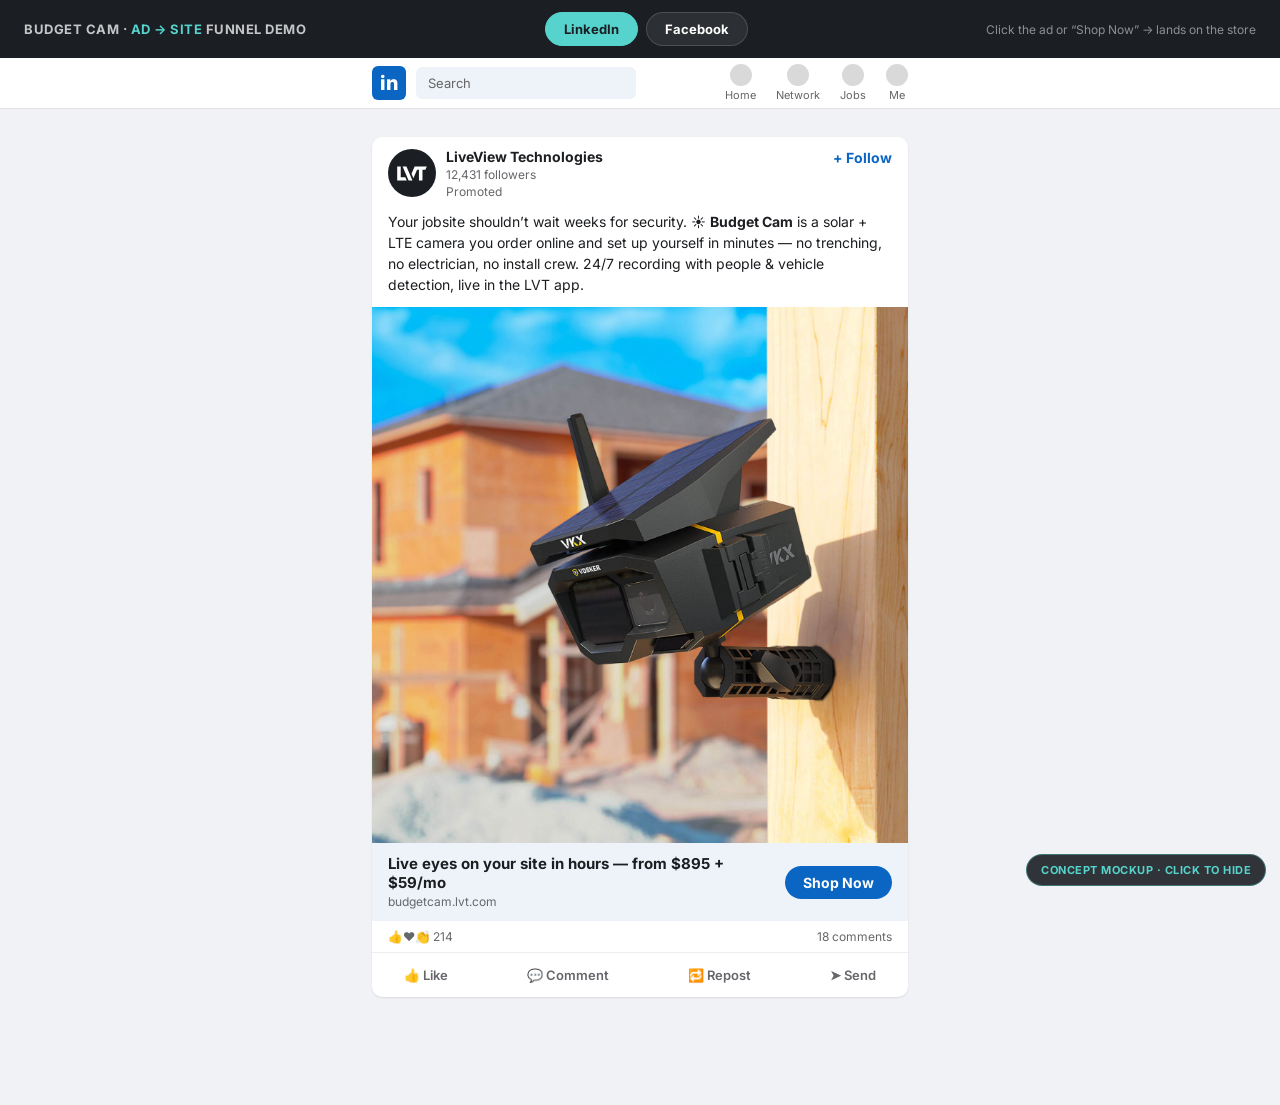
<file: ads.html>
<!DOCTYPE html>
<html lang="en">
<head>
  <meta charset="UTF-8">
  <meta name="viewport" content="width=device-width, initial-scale=1.0">
  <title>Budget Cam — Ad Concepts (Demo)</title>
  <style>
    @import url('https://fonts.googleapis.com/css2?family=Inter:wght@400;500;600;700;800&display=swap');
    * { margin: 0; padding: 0; box-sizing: border-box; }
    body {
      font-family: "Inter", -apple-system, BlinkMacSystemFont, "Segoe UI", Roboto, Helvetica, Arial, sans-serif;
      background: #f0f2f5;
      color: #1c1e21;
      min-height: 100vh;
      padding-bottom: 80px;
    }
    a { text-decoration: none; color: inherit; }

    /* ---- Demo control bar ---- */
    .demo-bar {
      position: sticky; top: 0; z-index: 100;
      background: #1b1e23; color: #fff;
      display: flex; align-items: center; justify-content: space-between; gap: 16px;
      padding: 12px 24px; flex-wrap: wrap;
    }
    .demo-bar .title { font-size: 13px; font-weight: 700; letter-spacing: 0.5px; text-transform: uppercase; color: rgba(255,255,255,0.75); }
    .demo-bar .title b { color: #56d3cc; }
    .tabs { display: flex; gap: 8px; }
    .tab {
      padding: 8px 18px; border-radius: 999px; font-size: 13px; font-weight: 700;
      background: rgba(255,255,255,0.08); color: #fff; border: 1px solid rgba(255,255,255,0.15);
      cursor: pointer; transition: all 0.2s ease;
    }
    .tab.active { background: #56d3cc; color: #1b1e23; border-color: #56d3cc; }
    .hint { font-size: 12px; color: rgba(255,255,255,0.5); }

    .stage { max-width: 560px; margin: 28px auto; padding: 0 12px; }
    .view { display: none; }
    .view.active { display: block; }

    /* ============ SHARED CARD ============ */
    .card { background: #fff; border-radius: 10px; box-shadow: 0 1px 2px rgba(0,0,0,0.1); margin-bottom: 18px; overflow: hidden; }
    .ad-img { width: 100%; display: block; cursor: pointer; background:#111; }
    .avatar {
      width: 48px; height: 48px; border-radius: 50%; background: #1b1e23;
      display: flex; align-items: center; justify-content: center; flex-shrink: 0;
    }
    .avatar svg { width: 30px; height: 15px; color: #fff; }
    .cta-btn { cursor: pointer; border: none; font-family: inherit; }

    /* ============ LINKEDIN ============ */
    .li-topbar { background: #fff; border-bottom: 1px solid #e0e0e0; }
    .li-topbar-inner { max-width: 560px; margin: 0 auto; display: flex; align-items: center; gap: 10px; padding: 6px 12px; }
    .li-logo { width: 34px; height: 34px; background: #0a66c2; border-radius: 6px; color: #fff; display: flex; align-items: center; justify-content: center; font-weight: 800; font-size: 20px; }
    .li-search { flex: 1; background: #edf3f8; border-radius: 6px; padding: 8px 12px; font-size: 13px; color: #666; max-width: 220px; }
    .li-navicons { margin-left: auto; display: flex; gap: 20px; color: #666; font-size: 11px; }
    .li-navicons span { display: flex; flex-direction: column; align-items: center; gap: 2px; }
    .dot { width: 22px; height: 22px; border-radius: 50%; background: #d9d9d9; }

    .post-head { display: flex; align-items: flex-start; gap: 10px; padding: 12px 16px 8px; }
    .post-name { font-size: 14px; font-weight: 700; color: #1c1e21; line-height: 1.2; }
    .post-sub { font-size: 12px; color: #65676b; margin-top: 1px; }
    .post-promoted { font-size: 12px; color: #65676b; margin-top: 2px; }
    .follow-link { color: #0a66c2; font-weight: 700; font-size: 14px; margin-left: auto; white-space: nowrap; }
    .post-text { padding: 4px 16px 12px; font-size: 14px; line-height: 1.5; color: #1c1e21; }

    .li-linkbar { display: flex; align-items: center; gap: 12px; background: #edf3f8; padding: 12px 16px; }
    .li-linkbar .meta { flex: 1; min-width: 0; }
    .li-linkbar .headline { font-size: 15px; font-weight: 700; color: #1c1e21; line-height: 1.25; }
    .li-linkbar .domain { font-size: 12px; color: #65676b; margin-top: 2px; }
    .li-shop { background: #0a66c2; color: #fff; padding: 8px 18px; border-radius: 999px; font-weight: 700; font-size: 14px; white-space: nowrap; }

    .li-social { display: flex; justify-content: space-between; padding: 6px 24px; color: #65676b; font-size: 13px; font-weight: 600; }
    .li-social span { display: flex; align-items: center; gap: 6px; padding: 8px; }
    .li-count { display: flex; align-items: center; justify-content: space-between; padding: 8px 16px; font-size: 12px; color: #65676b; border-bottom: 1px solid #eee; }

    /* ============ FACEBOOK ============ */
    .fb-topbar { background: #fff; border-bottom: 1px solid #dddfe2; }
    .fb-topbar-inner { max-width: 560px; margin: 0 auto; display: flex; align-items: center; gap: 10px; padding: 8px 12px; }
    .fb-logo { width: 40px; height: 40px; background: #1877f2; border-radius: 50%; color: #fff; display: flex; align-items: center; justify-content: center; font-weight: 800; font-size: 26px; font-family: Georgia, serif; }
    .fb-search { flex: 1; background: #f0f2f5; border-radius: 999px; padding: 9px 14px; font-size: 14px; color: #65676b; max-width: 240px; }
    .fb-navicons { margin-left: auto; display: flex; gap: 10px; }
    .fb-navicons .dot { width: 40px; height: 40px; background: #e4e6eb; }

    .fb-linkbar { background: #f0f2f5; padding: 12px 16px; display: flex; align-items: center; gap: 12px; }
    .fb-linkbar .meta { flex: 1; min-width: 0; }
    .fb-linkbar .domain { font-size: 12px; color: #65676b; text-transform: uppercase; letter-spacing: 0.3px; }
    .fb-linkbar .headline { font-size: 16px; font-weight: 700; color: #1c1e21; line-height: 1.25; margin-top: 2px; }
    .fb-linkbar .sub { font-size: 13px; color: #65676b; margin-top: 2px; }
    .fb-shop { background: #e4e6eb; color: #050505; padding: 9px 16px; border-radius: 8px; font-weight: 700; font-size: 14px; white-space: nowrap; }

    .fb-reactions { display: flex; align-items: center; justify-content: space-between; padding: 10px 16px; font-size: 13px; color: #65676b; border-bottom: 1px solid #eee; }
    .fb-actions { display: flex; justify-content: space-around; padding: 4px 8px; color: #65676b; font-weight: 600; font-size: 15px; }
    .fb-actions span { padding: 8px; }

    .concept-badge {
      position: fixed; right: 14px; bottom: 14px; z-index: 200;
      background: rgba(27,30,35,0.9); color: #56d3cc; font-size: 11px; font-weight: 700;
      padding: 8px 14px; border-radius: 999px; letter-spacing: 0.5px; text-transform: uppercase;
      border: 1px solid rgba(86,211,204,0.4); cursor: pointer;
    }
  </style>
</head>
<body>
  <!-- LVT mark reused as advertiser avatar -->
  <svg style="display:none"><symbol id="lvtmark" viewBox="0 0 76 36"><path d="M14.1675 0.521484L29.4019 35.5215H29.4528H39.1845L23.9501 0.521484H14.1675Z" fill="currentColor"></path><path d="M9.45465 27.2862V0.521484H0.5V35.5215H24.6763L21.097 27.2862H9.45465Z" fill="currentColor"></path><path d="M44.6873 0.521484L36.6753 18.9222L41.5666 30.1557L50.8779 8.75678H55.5654V35.5215H64.5201V8.75678H71.9207L75.5 0.521484H44.6873Z" fill="currentColor"></path></symbol></svg>

  <div class="demo-bar">
    <div class="title">Budget Cam · <b>Ad → Site</b> Funnel Demo</div>
    <div class="tabs">
      <div class="tab active" data-view="linkedin" onclick="showView('linkedin', this)">LinkedIn</div>
      <div class="tab" data-view="facebook" onclick="showView('facebook', this)">Facebook</div>
    </div>
    <div class="hint">Click the ad or “Shop Now” → lands on the store</div>
  </div>

  <!-- ================= LINKEDIN ================= -->
  <div class="view active" id="view-linkedin">
    <div class="li-topbar">
      <div class="li-topbar-inner">
        <div class="li-logo">in</div>
        <div class="li-search">Search</div>
        <div class="li-navicons">
          <span><div class="dot"></div>Home</span>
          <span><div class="dot"></div>Network</span>
          <span><div class="dot"></div>Jobs</span>
          <span><div class="dot"></div>Me</span>
        </div>
      </div>
    </div>

    <div class="stage">
      <div class="card">
        <div class="post-head">
          <div class="avatar"><svg><use href="#lvtmark"/></svg></div>
          <div>
            <div class="post-name">LiveView Technologies</div>
            <div class="post-sub">12,431 followers</div>
            <div class="post-promoted">Promoted</div>
          </div>
          <div class="follow-link">+ Follow</div>
        </div>
        <div class="post-text">
          Your jobsite shouldn’t wait weeks for security. ☀️ <b>Budget Cam</b> is a solar + LTE camera you order online and set up yourself in minutes — no trenching, no electrician, no install crew. 24/7 recording with people &amp; vehicle detection, live in the LVT app.
        </div>
        <a href="budget-cam.html">
          <img class="ad-img" src="images/2024_05_VKX_CONSTRUCTION.jpg" alt="Budget Cam deployed on a construction site">
        </a>
        <a href="budget-cam.html" style="display:block">
          <div class="li-linkbar">
            <div class="meta">
              <div class="headline">Live eyes on your site in hours — from $895 + $59/mo</div>
              <div class="domain">budgetcam.lvt.com</div>
            </div>
            <button class="cta-btn li-shop">Shop Now</button>
          </div>
        </a>
        <div class="li-count">
          <span>👍❤️👏 214</span><span>18 comments</span>
        </div>
        <div class="li-social">
          <span>👍 Like</span><span>💬 Comment</span><span>🔁 Repost</span><span>➤ Send</span>
        </div>
      </div>
    </div>
  </div>

  <!-- ================= FACEBOOK ================= -->
  <div class="view" id="view-facebook">
    <div class="fb-topbar">
      <div class="fb-topbar-inner">
        <div class="fb-logo">f</div>
        <div class="fb-search">Search Facebook</div>
        <div class="fb-navicons">
          <div class="dot"></div><div class="dot"></div><div class="dot"></div>
        </div>
      </div>
    </div>

    <div class="stage">
      <div class="card">
        <div class="post-head">
          <div class="avatar"><svg><use href="#lvtmark"/></svg></div>
          <div>
            <div class="post-name">LiveView Technologies</div>
            <div class="post-sub">Sponsored · 🌐</div>
          </div>
          <div class="follow-link" style="color:#65676b;font-size:20px">⋯</div>
        </div>
        <div class="post-text">
          Pull it out of the truck, mount it, done. ☀️📶 Solar-powered, cell-connected security for construction &amp; remote sites — ships to your door and installs in minutes. 24/7 eyes on your site, right in the LVT app.
        </div>
        <a href="budget-cam.html">
          <img class="ad-img" src="images/2024_05_VKX_CONSTRUCTION.jpg" alt="Budget Cam deployed on a construction site">
        </a>
        <a href="budget-cam.html" style="display:block">
          <div class="fb-linkbar">
            <div class="meta">
              <div class="domain">BUDGETCAM.LVT.COM</div>
              <div class="headline">Budget Cam — from $895 + $59/mo</div>
              <div class="sub">Solar + LTE security you install yourself. Live in hours.</div>
            </div>
            <button class="cta-btn fb-shop">Shop Now</button>
          </div>
        </a>
        <div class="fb-reactions">
          <span>👍❤️ 1.2K</span><span>96 comments · 41 shares</span>
        </div>
        <div class="fb-actions">
          <span>👍 Like</span><span>💬 Comment</span><span>↪ Share</span>
        </div>
      </div>
    </div>
  </div>

  <div class="concept-badge" onclick="this.style.display='none'" title="Click to hide for a live demo">Concept mockup · click to hide</div>

  <script>
    function showView(name, el) {
      document.querySelectorAll('.view').forEach(v => v.classList.remove('active'));
      document.getElementById('view-' + name).classList.add('active');
      document.querySelectorAll('.tab').forEach(t => t.classList.remove('active'));
      el.classList.add('active');
      window.scrollTo(0, 0);
    }
  </script>
</body>
</html>
</file>
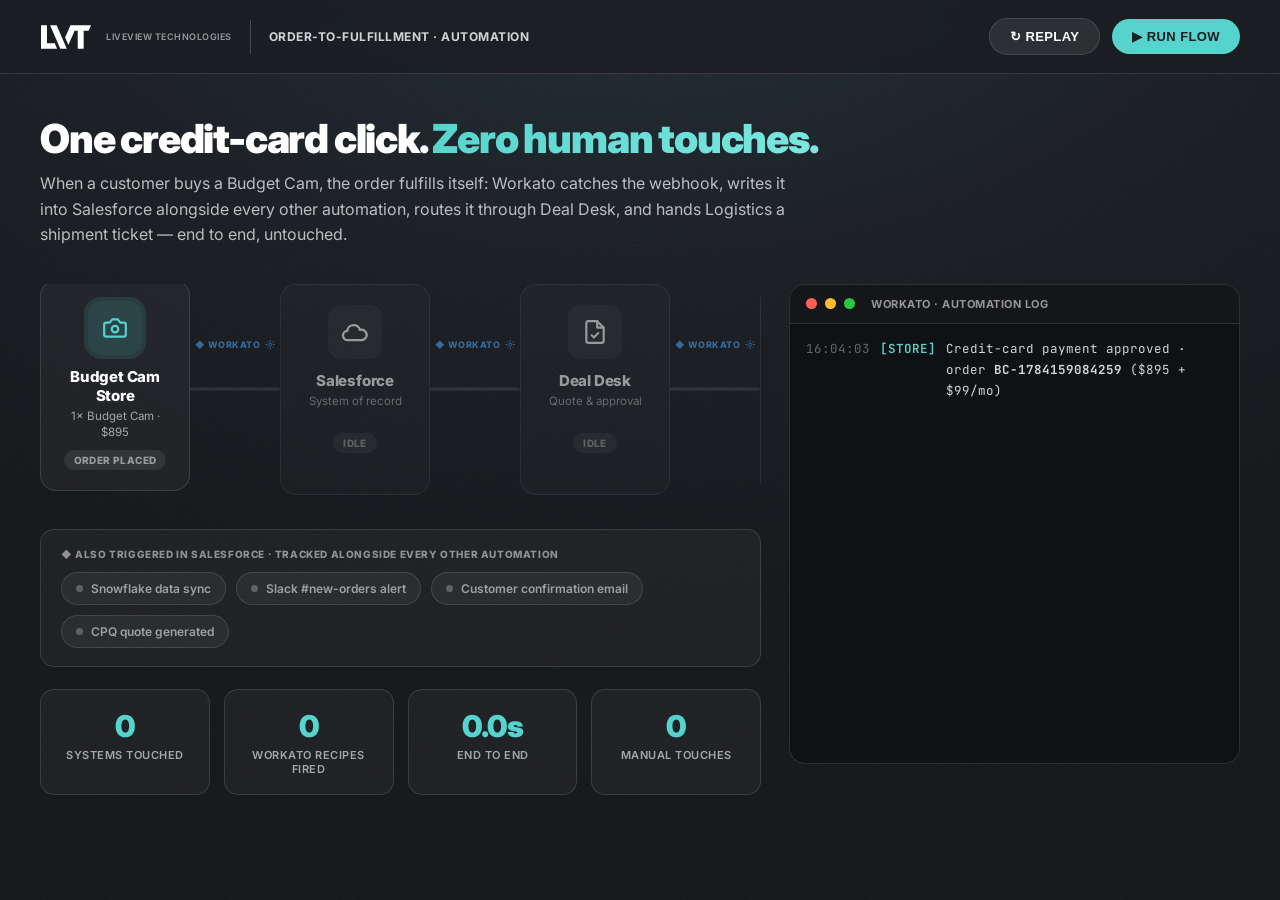
<file: automation-flow.html>
<!DOCTYPE html>
<html lang="en">
<head>
  <meta charset="UTF-8">
  <meta name="viewport" content="width=device-width, initial-scale=1.0">
  <title>Budget Cam — Order-to-Fulfillment Automation</title>
  <style>
    @import url('https://fonts.googleapis.com/css2?family=Inter:wght@400;500;600;700;800;900&display=swap');
    @import url('https://fonts.googleapis.com/css2?family=JetBrains+Mono:wght@400;600&display=swap');
    * { margin: 0; padding: 0; box-sizing: border-box; }
    :root {
      --teal: #56d3cc; --wk: #4aa8ff; --sf: #00a1e0; --deal: #b98bff; --logi: #f4cd27;
      --panel: rgba(255,255,255,0.04); --border: rgba(255,255,255,0.12);
    }
    body {
      font-family: "Inter", -apple-system, BlinkMacSystemFont, "Segoe UI", sans-serif;
      background: radial-gradient(1200px 700px at 50% -10%, #23303a 0%, #1b1e23 55%, #16181c 100%);
      color: #fff; min-height: 100vh; overflow-x: hidden;
    }
    .noise { position: fixed; inset: 0; opacity: 0.03; pointer-events: none; z-index: 0;
      background-image: url("data:image/svg+xml,%3Csvg viewBox='0 0 400 400' xmlns='http://www.w3.org/2000/svg'%3E%3Cfilter id='n'%3E%3CfeTurbulence type='fractalNoise' baseFrequency='0.9' numOctaves='4'/%3E%3C/filter%3E%3Crect width='100%25' height='100%25' filter='url(%23n)'/%3E%3C/svg%3E"); }

    header { display: flex; align-items: center; justify-content: space-between; gap: 20px;
      padding: 18px 40px; border-bottom: 1px solid var(--border); position: sticky; top: 0;
      background: rgba(27,30,35,0.85); backdrop-filter: blur(10px); z-index: 20; flex-wrap: wrap; }
    .brand { display: flex; align-items: center; gap: 14px; }
    .brand svg { color: #fff; }
    .brand .sub { font-size: 9px; font-weight: 600; letter-spacing: 0.5px; color: rgba(255,255,255,0.55); text-transform: uppercase; }
    .brand .divider { width: 1px; height: 34px; background: rgba(255,255,255,0.2); margin: 0 4px; }
    .brand .title { font-size: 12px; font-weight: 700; letter-spacing: 0.5px; text-transform: uppercase; color: rgba(255,255,255,0.8); }
    .controls { display: flex; align-items: center; gap: 12px; }
    .btn { padding: 10px 20px; border-radius: 999px; font-size: 13px; font-weight: 800; letter-spacing: 0.4px;
      text-transform: uppercase; cursor: pointer; border: none; background: var(--teal); color: #1b1e23; transition: transform 0.15s ease, background 0.2s ease; }
    .btn:hover { transform: scale(1.04); background: #7de8e0; }
    .btn.ghost { background: rgba(255,255,255,0.08); color: #fff; border: 1px solid var(--border); }

    main { max-width: 1400px; margin: 0 auto; padding: 40px; position: relative; z-index: 1; }
    .headline { font-size: clamp(26px, 4vw, 40px); font-weight: 900; letter-spacing: -1.2px; margin-bottom: 8px; }
    .headline .grad { background: linear-gradient(135deg, var(--teal), #7de8e0); -webkit-background-clip: text; background-clip: text; -webkit-text-fill-color: transparent; }
    .lede { font-size: 16px; color: rgba(255,255,255,0.7); max-width: 760px; line-height: 1.6; margin-bottom: 36px; }

    .layout { display: grid; grid-template-columns: 1.6fr 1fr; gap: 28px; align-items: start; }

    /* Pipeline */
    .pipe-wrap { overflow-x: auto; padding-bottom: 8px; }
    .pipeline { display: flex; align-items: stretch; min-width: 720px; }
    .node {
      flex: 1; min-width: 150px; background: var(--panel); border: 1.5px solid var(--border);
      border-radius: 16px; padding: 20px 16px; text-align: center; position: relative;
      transition: all 0.4s ease; opacity: 0.55;
    }
    .node .ic { width: 54px; height: 54px; margin: 0 auto 12px; border-radius: 13px; display: flex; align-items: center; justify-content: center;
      background: rgba(255,255,255,0.06); color: #fff; transition: all 0.4s ease; }
    .node .sys { font-size: 15px; font-weight: 800; letter-spacing: -0.2px; margin-bottom: 3px; }
    .node .act { font-size: 11.5px; color: rgba(255,255,255,0.6); line-height: 1.4; min-height: 30px; }
    .node .pill { display: inline-block; margin-top: 10px; font-size: 10px; font-weight: 800; letter-spacing: 0.4px;
      text-transform: uppercase; padding: 4px 10px; border-radius: 999px; background: rgba(255,255,255,0.08); color: rgba(255,255,255,0.5); transition: all 0.3s ease; }
    .node.active { opacity: 1; transform: translateY(-4px); }
    .node.active .ic { box-shadow: 0 0 0 4px rgba(86,211,204,0.12); animation: pulse 1s ease-in-out infinite; }
    .node.done { opacity: 1; }
    .node.done .pill { background: rgba(86,211,204,0.18); color: var(--teal); }
    .node[data-accent="teal"].active .ic, .node[data-accent="teal"].done .ic { background: rgba(86,211,204,0.18); color: var(--teal); }
    .node[data-accent="sf"].active .ic, .node[data-accent="sf"].done .ic { background: rgba(0,161,224,0.2); color: var(--sf); }
    .node[data-accent="deal"].active .ic, .node[data-accent="deal"].done .ic { background: rgba(185,139,255,0.2); color: var(--deal); }
    .node[data-accent="logi"].active .ic, .node[data-accent="logi"].done .ic { background: rgba(244,205,39,0.2); color: var(--logi); }
    .node.done { border-color: rgba(86,211,204,0.5); }
    @keyframes pulse { 0%,100% { box-shadow: 0 0 0 4px rgba(86,211,204,0.1); } 50% { box-shadow: 0 0 0 9px rgba(86,211,204,0.02); } }

    /* Connector (Workato) */
    .conn { flex: 0 0 90px; align-self: center; position: relative; height: 60px; display: flex; align-items: center; justify-content: center; }
    .conn .track { position: absolute; top: 50%; left: 0; right: 0; height: 3px; transform: translateY(-50%);
      background: rgba(255,255,255,0.1); border-radius: 3px; overflow: hidden; }
    .conn .track::after { content: ''; position: absolute; inset: 0; width: 0; background: linear-gradient(90deg, var(--wk), var(--teal)); transition: width 0.1s linear; }
    .conn.flow .track::after { animation: fill 1s ease-in-out forwards; }
    @keyframes fill { to { width: 100%; } }
    .conn .dot { position: absolute; top: 50%; left: 0; width: 12px; height: 12px; border-radius: 50%;
      background: var(--teal); box-shadow: 0 0 14px 3px rgba(86,211,204,0.7); transform: translate(-50%,-50%); opacity: 0; }
    .conn.flow .dot { animation: travel 1s ease-in-out forwards; }
    @keyframes travel { 0% { left: 0; opacity: 1; } 100% { left: 100%; opacity: 1; } }
    .conn .wk { position: absolute; top: -20px; left: 50%; transform: translateX(-50%); font-size: 9px; font-weight: 800;
      letter-spacing: 0.5px; text-transform: uppercase; color: var(--wk); white-space: nowrap; opacity: 0.55; display: flex; align-items: center; gap: 4px; }
    .conn .wk svg { transition: transform 0.6s ease; }
    .conn.flow .wk { opacity: 1; }
    .conn.flow .wk svg { animation: spin 1s linear infinite; }
    @keyframes spin { to { transform: rotate(360deg); } }

    /* Parallel automations */
    .parallel { margin-top: 26px; background: var(--panel); border: 1px solid var(--border); border-radius: 14px; padding: 18px 20px; }
    .parallel .lbl { font-size: 10px; font-weight: 800; letter-spacing: 0.6px; text-transform: uppercase; color: rgba(255,255,255,0.5); margin-bottom: 12px; display: flex; align-items: center; gap: 8px; }
    .chips { display: flex; flex-wrap: wrap; gap: 10px; }
    .chip { font-size: 12px; font-weight: 600; color: rgba(255,255,255,0.55); background: rgba(255,255,255,0.05);
      border: 1px solid var(--border); padding: 8px 14px; border-radius: 999px; display: flex; align-items: center; gap: 8px; transition: all 0.35s ease; }
    .chip .led { width: 7px; height: 7px; border-radius: 50%; background: rgba(255,255,255,0.25); transition: all 0.35s ease; }
    .chip.on { color: #fff; border-color: rgba(74,168,255,0.5); background: rgba(74,168,255,0.1); }
    .chip.on .led { background: var(--wk); box-shadow: 0 0 8px 2px rgba(74,168,255,0.6); }

    /* Console */
    .console { background: #0f1114; border: 1px solid var(--border); border-radius: 16px; overflow: hidden; height: 480px; display: flex; flex-direction: column; }
    .console .bar { display: flex; align-items: center; gap: 8px; padding: 12px 16px; border-bottom: 1px solid var(--border); background: rgba(255,255,255,0.02); }
    .console .bar .d { width: 11px; height: 11px; border-radius: 50%; }
    .console .bar .t { margin-left: 8px; font-size: 11px; font-weight: 700; letter-spacing: 0.5px; color: rgba(255,255,255,0.55); text-transform: uppercase; }
    .log { flex: 1; overflow-y: auto; padding: 14px 16px; font-family: "JetBrains Mono", monospace; font-size: 12.5px; line-height: 1.7; }
    .log .row { display: flex; gap: 10px; margin-bottom: 7px; opacity: 0; transform: translateY(6px); animation: rowIn 0.3s ease-out forwards; }
    @keyframes rowIn { to { opacity: 1; transform: none; } }
    .log .ts { color: rgba(255,255,255,0.35); flex-shrink: 0; }
    .log .tag { flex-shrink: 0; font-weight: 600; }
    .log .msg { color: rgba(255,255,255,0.82); }
    .t-store { color: var(--teal); } .t-wk { color: var(--wk); } .t-sf { color: var(--sf); }
    .t-deal { color: var(--deal); } .t-logi { color: var(--logi); } .t-ok { color: #52e0a0; }

    /* Complete banner + metrics */
    .complete { margin-top: 26px; border: 1.5px solid var(--teal); border-radius: 16px; padding: 24px 28px;
      background: linear-gradient(135deg, rgba(86,211,204,0.14), rgba(125,232,224,0.05)); display: none; align-items: center; gap: 20px; }
    .complete.show { display: flex; animation: rowIn 0.5s ease-out; }
    .complete .chk { width: 52px; height: 52px; border-radius: 50%; background: rgba(86,211,204,0.2); color: var(--teal); display: flex; align-items: center; justify-content: center; flex-shrink: 0; }
    .complete h3 { font-size: 20px; font-weight: 800; letter-spacing: -0.4px; margin-bottom: 4px; }
    .complete p { font-size: 13.5px; color: rgba(255,255,255,0.7); }
    .metrics { display: grid; grid-template-columns: repeat(4, 1fr); gap: 14px; margin-top: 22px; }
    .metric { background: var(--panel); border: 1px solid var(--border); border-radius: 14px; padding: 18px; text-align: center; }
    .metric .v { font-size: 30px; font-weight: 900; color: var(--teal); letter-spacing: -1px; }
    .metric .k { font-size: 11px; color: rgba(255,255,255,0.6); text-transform: uppercase; letter-spacing: 0.5px; margin-top: 4px; font-weight: 600; }

    @media (max-width: 1000px) { .layout { grid-template-columns: 1fr; } .console { height: 360px; } }
    @media (max-width: 640px) { header { padding: 14px 18px; } main { padding: 24px 16px; } .metrics { grid-template-columns: repeat(2,1fr); } }
  </style>
</head>
<body>
  <div class="noise"></div>

  <header>
    <div class="brand">
      <svg width="52" height="24" viewBox="0 0 76 36" fill="none">
        <path d="M14.1675 0.521484L29.4019 35.5215H29.4528H39.1845L23.9501 0.521484H14.1675Z" fill="currentColor"/>
        <path d="M9.45465 27.2862V0.521484H0.5V35.5215H24.6763L21.097 27.2862H9.45465Z" fill="currentColor"/>
        <path d="M44.6873 0.521484L36.6753 18.9222L41.5666 30.1557L50.8779 8.75678H55.5654V35.5215H64.5201V8.75678H71.9207L75.5 0.521484H44.6873Z" fill="currentColor"/>
      </svg>
      <div><div class="sub">LiveView Technologies</div></div>
      <div class="divider"></div>
      <div class="title">Order-to-Fulfillment · Automation</div>
    </div>
    <div class="controls">
      <button class="btn ghost" id="replay">↻ Replay</button>
      <button class="btn" id="play">▶ Run flow</button>
    </div>
  </header>

  <main>
    <h1 class="headline">One credit-card click. <span class="grad">Zero human touches.</span></h1>
    <p class="lede">When a customer buys a Budget Cam, the order fulfills itself: Workato catches the webhook, writes it into Salesforce alongside every other automation, routes it through Deal Desk, and hands Logistics a shipment ticket — end to end, untouched.</p>

    <div class="layout">
      <div>
        <div class="pipe-wrap">
          <div class="pipeline">
            <div class="node" id="n-store" data-accent="teal">
              <div class="ic"><svg width="26" height="26" viewBox="0 0 24 24" fill="none" stroke="currentColor" stroke-width="2" stroke-linecap="round" stroke-linejoin="round"><path d="M14.5 4h-5L7 7H4a2 2 0 0 0-2 2v9a2 2 0 0 0 2 2h16a2 2 0 0 0 2-2V9a2 2 0 0 0-2-2h-3l-2.5-3z"/><circle cx="12" cy="13" r="3"/></svg></div>
              <div class="sys">Budget Cam Store</div>
              <div class="act" id="a-store">Awaiting order</div>
              <div class="pill" id="p-store">Idle</div>
            </div>

            <div class="conn" id="c1"><div class="wk">◆ Workato <svg width="11" height="11" viewBox="0 0 24 24" fill="none" stroke="currentColor" stroke-width="2"><circle cx="12" cy="12" r="3"/><path d="M12 2v4M12 18v4M2 12h4M18 12h4M4.9 4.9l2.8 2.8M16.3 16.3l2.8 2.8M19.1 4.9l-2.8 2.8M7.7 16.3l-2.8 2.8"/></svg></div><div class="track"></div><div class="dot"></div></div>

            <div class="node" id="n-sf" data-accent="sf">
              <div class="ic"><svg width="28" height="28" viewBox="0 0 24 24" fill="none" stroke="currentColor" stroke-width="2" stroke-linecap="round" stroke-linejoin="round"><path d="M17.5 19a4.5 4.5 0 1 0-1.3-8.8A5.5 5.5 0 0 0 5.4 11 4 4 0 0 0 6 19h11.5z"/></svg></div>
              <div class="sys">Salesforce</div>
              <div class="act" id="a-sf">System of record</div>
              <div class="pill" id="p-sf">Idle</div>
            </div>

            <div class="conn" id="c2"><div class="wk">◆ Workato <svg width="11" height="11" viewBox="0 0 24 24" fill="none" stroke="currentColor" stroke-width="2"><circle cx="12" cy="12" r="3"/><path d="M12 2v4M12 18v4M2 12h4M18 12h4M4.9 4.9l2.8 2.8M16.3 16.3l2.8 2.8M19.1 4.9l-2.8 2.8M7.7 16.3l-2.8 2.8"/></svg></div><div class="track"></div><div class="dot"></div></div>

            <div class="node" id="n-deal" data-accent="deal">
              <div class="ic"><svg width="26" height="26" viewBox="0 0 24 24" fill="none" stroke="currentColor" stroke-width="2" stroke-linecap="round" stroke-linejoin="round"><path d="M14 2H6a2 2 0 0 0-2 2v16a2 2 0 0 0 2 2h12a2 2 0 0 0 2-2V8z"/><path d="M14 2v6h6"/><path d="m9 15 2 2 4-4"/></svg></div>
              <div class="sys">Deal Desk</div>
              <div class="act" id="a-deal">Quote &amp; approval</div>
              <div class="pill" id="p-deal">Idle</div>
            </div>

            <div class="conn" id="c3"><div class="wk">◆ Workato <svg width="11" height="11" viewBox="0 0 24 24" fill="none" stroke="currentColor" stroke-width="2"><circle cx="12" cy="12" r="3"/><path d="M12 2v4M12 18v4M2 12h4M18 12h4M4.9 4.9l2.8 2.8M16.3 16.3l2.8 2.8M19.1 4.9l-2.8 2.8M7.7 16.3l-2.8 2.8"/></svg></div><div class="track"></div><div class="dot"></div></div>

            <div class="node" id="n-logi" data-accent="logi">
              <div class="ic"><svg width="26" height="26" viewBox="0 0 24 24" fill="none" stroke="currentColor" stroke-width="2" stroke-linecap="round" stroke-linejoin="round"><path d="M14 18V6a2 2 0 0 0-2-2H2v14M14 9h5l3 3v6h-8"/><circle cx="7" cy="18" r="2"/><circle cx="17" cy="18" r="2"/></svg></div>
              <div class="sys">Logistics</div>
              <div class="act" id="a-logi">Fulfillment</div>
              <div class="pill" id="p-logi">Idle</div>
            </div>
          </div>
        </div>

        <div class="parallel">
          <div class="lbl">◆ Also triggered in Salesforce · tracked alongside every other automation</div>
          <div class="chips">
            <div class="chip" id="ch-snow"><span class="led"></span>Snowflake data sync</div>
            <div class="chip" id="ch-slack"><span class="led"></span>Slack #new-orders alert</div>
            <div class="chip" id="ch-email"><span class="led"></span>Customer confirmation email</div>
            <div class="chip" id="ch-cpq"><span class="led"></span>CPQ quote generated</div>
          </div>
        </div>

        <div class="complete" id="complete">
          <div class="chk"><svg width="30" height="30" viewBox="0 0 24 24" fill="none" stroke="currentColor" stroke-width="2.5" stroke-linecap="round" stroke-linejoin="round"><circle cx="12" cy="12" r="10"/><path d="m9 12 2 2 4-4"/></svg></div>
          <div>
            <h3>Order fulfilled automatically</h3>
            <p id="complete-sub">Shipment ticket created — no rep, no deal desk analyst, no logistics coordinator involved.</p>
          </div>
        </div>

        <div class="metrics">
          <div class="metric"><div class="v" id="m-systems">0</div><div class="k">Systems touched</div></div>
          <div class="metric"><div class="v" id="m-recipes">0</div><div class="k">Workato recipes fired</div></div>
          <div class="metric"><div class="v" id="m-time">0.0s</div><div class="k">End to end</div></div>
          <div class="metric"><div class="v" id="m-manual">0</div><div class="k">Manual touches</div></div>
        </div>
      </div>

      <div class="console">
        <div class="bar">
          <span class="d" style="background:#ff5f57"></span><span class="d" style="background:#febc2e"></span><span class="d" style="background:#28c840"></span>
          <span class="t">Workato · Automation Log</span>
        </div>
        <div class="log" id="log"></div>
      </div>
    </div>
  </main>

  <script>
    const $ = (id) => document.getElementById(id);
    const logEl = $('log');
    let token = 0;

    // deterministic-ish demo IDs
    const orderId = 'BC-1784159084259';
    const sfOrder = 'O-10042';
    const sfOpp = 'OPP-88431';
    const shipId = 'SHP-88213';

    const two = (n) => String(n).padStart(2, '0');
    let clock = { h: 16, m: 4, s: 2 };
    function stamp() {
      clock.s += 1; if (clock.s > 59) { clock.s = 0; clock.m += 1; }
      return `${two(clock.h)}:${two(clock.m)}:${two(clock.s)}`;
    }
    function log(tagClass, tag, msg) {
      const row = document.createElement('div');
      row.className = 'row';
      row.innerHTML = `<span class="ts">${stamp()}</span><span class="tag ${tagClass}">[${tag}]</span><span class="msg">${msg}</span>`;
      logEl.appendChild(row);
      logEl.scrollTop = logEl.scrollHeight;
    }

    function reset() {
      logEl.innerHTML = '';
      clock = { h: 16, m: 4, s: 2 };
      ['store','sf','deal','logi'].forEach(n => {
        $('n-' + n).classList.remove('active','done');
        $('p-' + n).textContent = 'Idle';
      });
      ['c1','c2','c3'].forEach(c => $(c).classList.remove('flow'));
      ['ch-snow','ch-slack','ch-email','ch-cpq'].forEach(c => $(c).classList.remove('on'));
      $('a-store').textContent = 'Awaiting order';
      $('a-sf').textContent = 'System of record';
      $('a-deal').textContent = 'Quote & approval';
      $('a-logi').textContent = 'Fulfillment';
      $('complete').classList.remove('show');
      $('m-systems').textContent = '0'; $('m-recipes').textContent = '0';
      $('m-time').textContent = '0.0s'; $('m-manual').textContent = '0';
    }

    const wait = (ms) => new Promise(r => setTimeout(r, ms));

    async function play() {
      const my = ++token;
      reset();
      const alive = () => my === token;
      const setPill = (n, txt) => { $('p-' + n).textContent = txt; };

      // 1. Store — order placed
      $('n-store').classList.add('active');
      $('a-store').textContent = '1× Budget Cam · $895';
      setPill('store', 'Order placed');
      log('t-store', 'STORE', `Credit-card payment approved · order <b>${orderId}</b> ($895 + $99/mo)`);
      await wait(1000); if (!alive()) return;
      $('n-store').classList.remove('active'); $('n-store').classList.add('done'); setPill('store', 'Sent');

      // Workato picks up webhook -> Salesforce
      $('c1').classList.add('flow');
      log('t-wk', 'WORKATO', 'Webhook <b>POST /order</b> received · recipe "BudgetCam → Salesforce" triggered');
      await wait(1050); if (!alive()) return;

      // 2. Salesforce
      $('n-sf').classList.add('active');
      $('a-sf').textContent = 'Creating records';
      setPill('sf', 'Writing');
      log('t-sf', 'SALESFORCE', 'Account matched · <b>Summit Ridge Construction</b>');
      await wait(700); if (!alive()) return;
      log('t-sf', 'SALESFORCE', `Order <b>${sfOrder}</b> + Opportunity <b>${sfOpp}</b> created · Stage: Closed Won`);
      $('m-systems').textContent = '2';
      await wait(500); if (!alive()) return;

      // Parallel automations light up
      log('t-wk', 'WORKATO', 'Fan-out: 3 downstream recipes tracked on this record');
      const chips = ['ch-snow','ch-slack','ch-email'];
      for (const c of chips) { if (!alive()) return; $(c).classList.add('on'); await wait(260); }
      log('t-ok', 'SNOWFLAKE', 'Order synced to analytics warehouse');
      log('t-ok', 'SLACK', 'Posted to #new-orders · "New Budget Cam sale 🎉"');
      log('t-ok', 'EMAIL', `Confirmation sent to jordan@summitridge.co`);
      await wait(700); if (!alive()) return;
      $('n-sf').classList.remove('active'); $('n-sf').classList.add('done'); setPill('sf', 'Recorded');

      // Workato -> Deal Desk
      $('c2').classList.add('flow');
      log('t-wk', 'WORKATO', `Recipe "New Order → Deal Desk" picked up <b>${sfOrder}</b>`);
      await wait(1050); if (!alive()) return;

      // 3. Deal Desk
      $('n-deal').classList.add('active');
      $('a-deal').textContent = 'Reviewing order';
      setPill('deal', 'Reviewing');
      $('ch-cpq').classList.add('on');
      log('t-deal', 'DEAL DESK', 'CPQ quote generated & attached to opportunity');
      await wait(750); if (!alive()) return;
      log('t-deal', 'DEAL DESK', 'Paid order · under approval threshold — <b>auto-approved</b>, no manual review');
      $('m-systems').textContent = '3';
      await wait(650); if (!alive()) return;
      $('n-deal').classList.remove('active'); $('n-deal').classList.add('done'); setPill('deal', 'Approved');

      // Workato -> Logistics
      $('c3').classList.add('flow');
      log('t-wk', 'WORKATO', 'Recipe "Approved Order → Logistics" fired');
      await wait(1050); if (!alive()) return;

      // 4. Logistics
      $('n-logi').classList.add('active');
      $('a-logi').textContent = 'Creating ticket';
      setPill('logi', 'Ticketing');
      log('t-logi', 'LOGISTICS', `Shipment ticket <b>${shipId}</b> created · ship-to West Valley City, UT`);
      await wait(750); if (!alive()) return;
      log('t-logi', 'LOGISTICS', 'Carrier: 2-day · 1× Budget Cam · pick/pack queued');
      $('m-systems').textContent = '4';
      await wait(650); if (!alive()) return;
      $('n-logi').classList.remove('active'); $('n-logi').classList.add('done'); setPill('logi', `🎫 ${shipId}`);

      // Complete
      log('t-ok', 'DONE', `Order ${orderId} fulfilled end-to-end · 0 manual touches`);
      $('complete-sub').textContent = `Order ${orderId} → Salesforce ${sfOrder} → Deal Desk approved → Logistics ticket ${shipId}. No human involved.`;
      $('complete').classList.add('show');

      // animate metrics
      animateVal('m-recipes', 0, 6, 700, v => v);
      animateVal('m-time', 0, 6.4, 900, v => v.toFixed(1) + 's');
      $('m-manual').textContent = '0';
    }

    function animateVal(id, from, to, dur, fmt) {
      const el = $(id); const start = performance.now();
      function step(now) {
        const p = Math.min(1, (now - start) / dur);
        const val = from + (to - from) * p;
        el.textContent = fmt(val);
        if (p < 1) requestAnimationFrame(step);
      }
      requestAnimationFrame(step);
    }

    $('play').addEventListener('click', play);
    $('replay').addEventListener('click', play);
    // auto-play shortly after load
    window.addEventListener('load', () => setTimeout(play, 500));
  </script>
</body>
</html>
</file>
